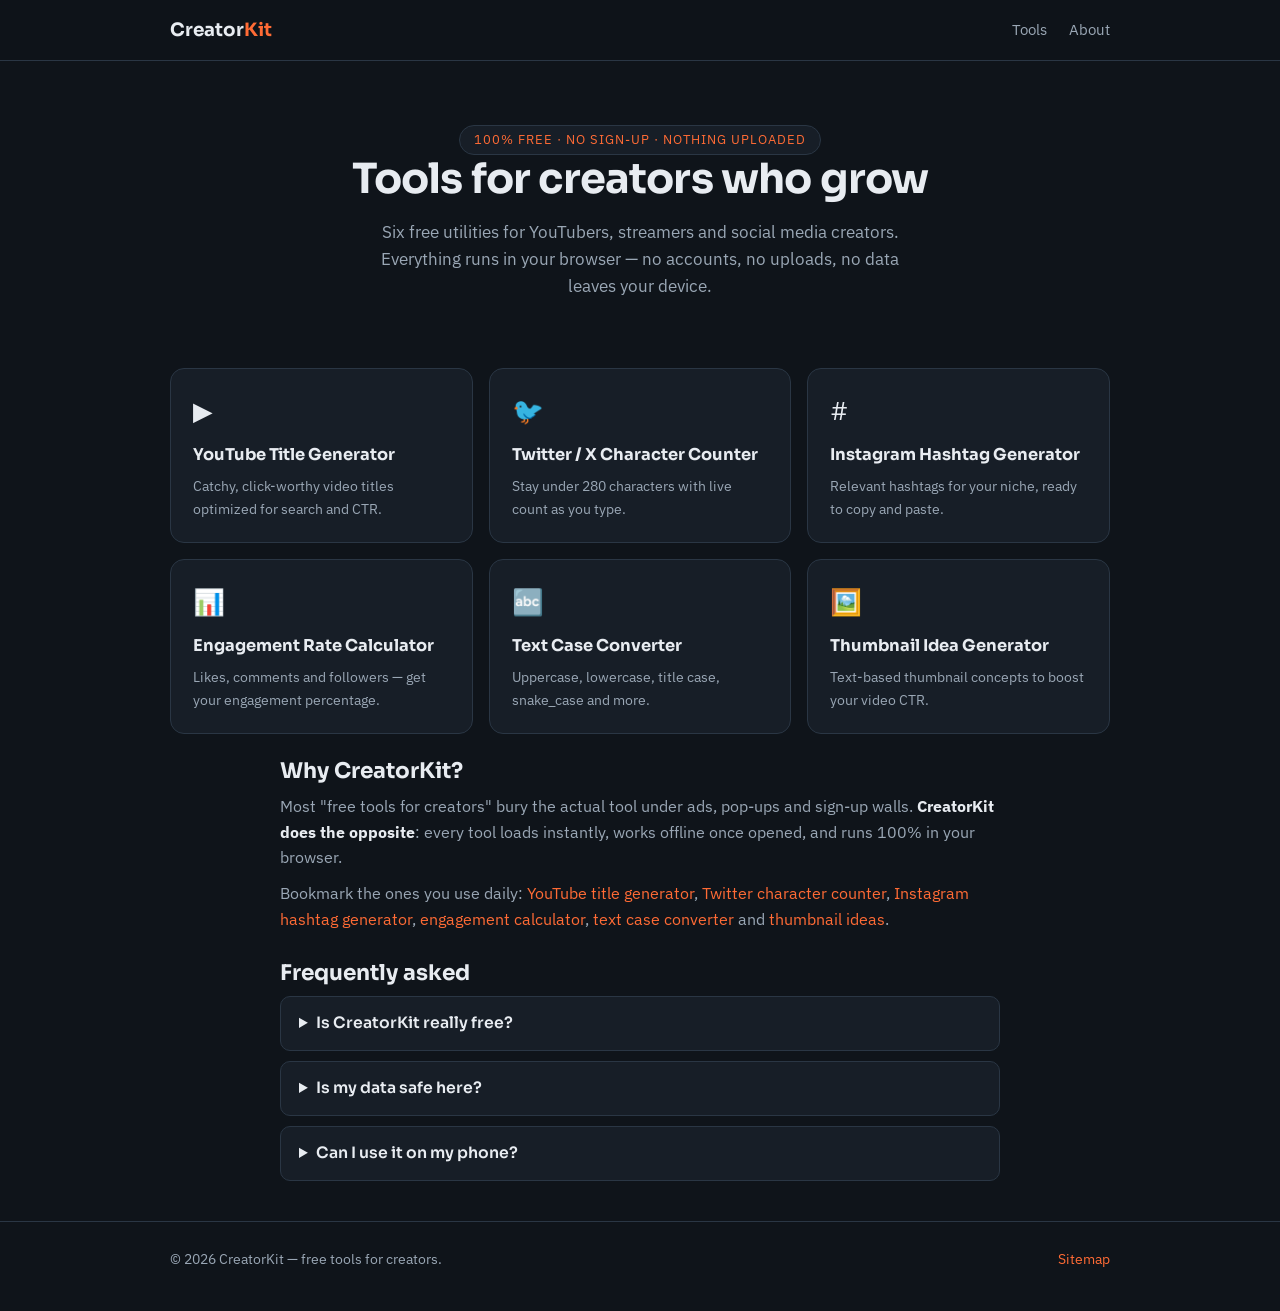
<file: index.html>
<!DOCTYPE html>
<html lang="en">
<head>
<meta charset="UTF-8">
<meta name="viewport" content="width=device-width, initial-scale=1.0">
<title>CreatorKit — Free Tools for Content Creators</title>
<meta name="description" content="Free tools for YouTubers, streamers and social media creators: title generator, character counter, hashtag generator, engagement calculator, text case converter and thumbnail ideas. No sign-up, works offline.">
<meta property="og:title" content="CreatorKit — Free Tools for Content Creators">
<meta property="og:description" content="Six free tools for YouTubers, streamers and social media creators.">
<link rel="icon" href="data:image/svg+xml,%3Csvg xmlns='http://www.w3.org/2000/svg' viewBox='0 0 100 100'%3E%3Crect width='100' height='100' rx='22' fill='%23ff6b35'/%3E%3Ctext x='50' y='68' font-size='52' text-anchor='middle' font-family='Arial' font-weight='bold' fill='%23ffffff'%3ECK%3C/text%3E%3C/svg%3E">
<link rel="preconnect" href="https://fonts.googleapis.com">
<link rel="preconnect" href="https://fonts.gstatic.com" crossorigin>
<link href="https://fonts.googleapis.com/css2?family=Sora:wght@600;700&family=IBM+Plex+Sans:wght@400;600&display=swap" rel="stylesheet">
<link rel="stylesheet" href="styles.css">
<link rel="canonical" href="https://zacariasfaray-dev.github.io/creatorkit/">
</head>
<body>
<header class="site">
  <div class="wrap">
    <a class="logo" href="index.html">Creator<span>Kit</span></a>
    <nav class="top">
      <a href="#tools">Tools</a>
      <a href="#about">About</a>
    </nav>
  </div>
</header>

<main>
<section class="hero">
  <span class="pill">100% free · no sign-up · nothing uploaded</span>
  <h1>Tools for creators who grow</h1>
  <p class="sub">Six free utilities for YouTubers, streamers and social media creators. Everything runs in your browser — no accounts, no uploads, no data leaves your device.</p>
</section>

<section id="tools" class="wrap">
  <div class="grid">
    <a class="card reveal" href="youtube-title-generator.html"><span class="ico">▶️</span><strong>YouTube Title Generator</strong><p>Catchy, click-worthy video titles optimized for search and CTR.</p></a>
    <a class="card reveal" href="twitter-counter.html"><span class="ico">🐦</span><strong>Twitter / X Character Counter</strong><p>Stay under 280 characters with live count as you type.</p></a>
    <a class="card reveal" href="instagram-hashtags.html"><span class="ico">#</span><strong>Instagram Hashtag Generator</strong><p>Relevant hashtags for your niche, ready to copy and paste.</p></a>
    <a class="card reveal" href="engagement-calculator.html"><span class="ico">📊</span><strong>Engagement Rate Calculator</strong><p>Likes, comments and followers — get your engagement percentage.</p></a>
    <a class="card reveal" href="text-case-converter.html"><span class="ico">🔤</span><strong>Text Case Converter</strong><p>Uppercase, lowercase, title case, snake_case and more.</p></a>
    <a class="card reveal" href="thumbnail-ideas.html"><span class="ico">🖼️</span><strong>Thumbnail Idea Generator</strong><p>Text-based thumbnail concepts to boost your video CTR.</p></a>
  </div>
</section>

<section id="about" class="wrap prose">
  <h2>Why CreatorKit?</h2>
  <p>Most "free tools for creators" bury the actual tool under ads, pop-ups and sign-up walls. <strong>CreatorKit does the opposite</strong>: every tool loads instantly, works offline once opened, and runs 100% in your browser.</p>
  <p>Bookmark the ones you use daily: <a href="youtube-title-generator.html">YouTube title generator</a>, <a href="twitter-counter.html">Twitter character counter</a>, <a href="instagram-hashtags.html">Instagram hashtag generator</a>, <a href="engagement-calculator.html">engagement calculator</a>, <a href="text-case-converter.html">text case converter</a> and <a href="thumbnail-ideas.html">thumbnail ideas</a>.</p>
</section>

<section class="wrap faq">
  <h2>Frequently asked</h2>
  <details><summary>Is CreatorKit really free?</summary><p>Yes. Every tool on the site is free to use, with no account and no limits.</p></details>
  <details><summary>Is my data safe here?</summary><p>Everything runs locally in your browser. Nothing you type is uploaded, stored or transmitted — you can disconnect your internet after the page loads and the tools keep working.</p></details>
  <details><summary>Can I use it on my phone?</summary><p>Yes — the site is built mobile-first and every tool works with touch keyboards.</p></details>
</section>
</main>

<footer class="site">
  <div class="wrap">
    <span>© <span id="ano"></span> CreatorKit — free tools for creators.</span>
    <span><a href="sitemap.xml">Sitemap</a></span>
  </div>
</footer>
<script src="script.js"></script>
</body>
</html>
</file>
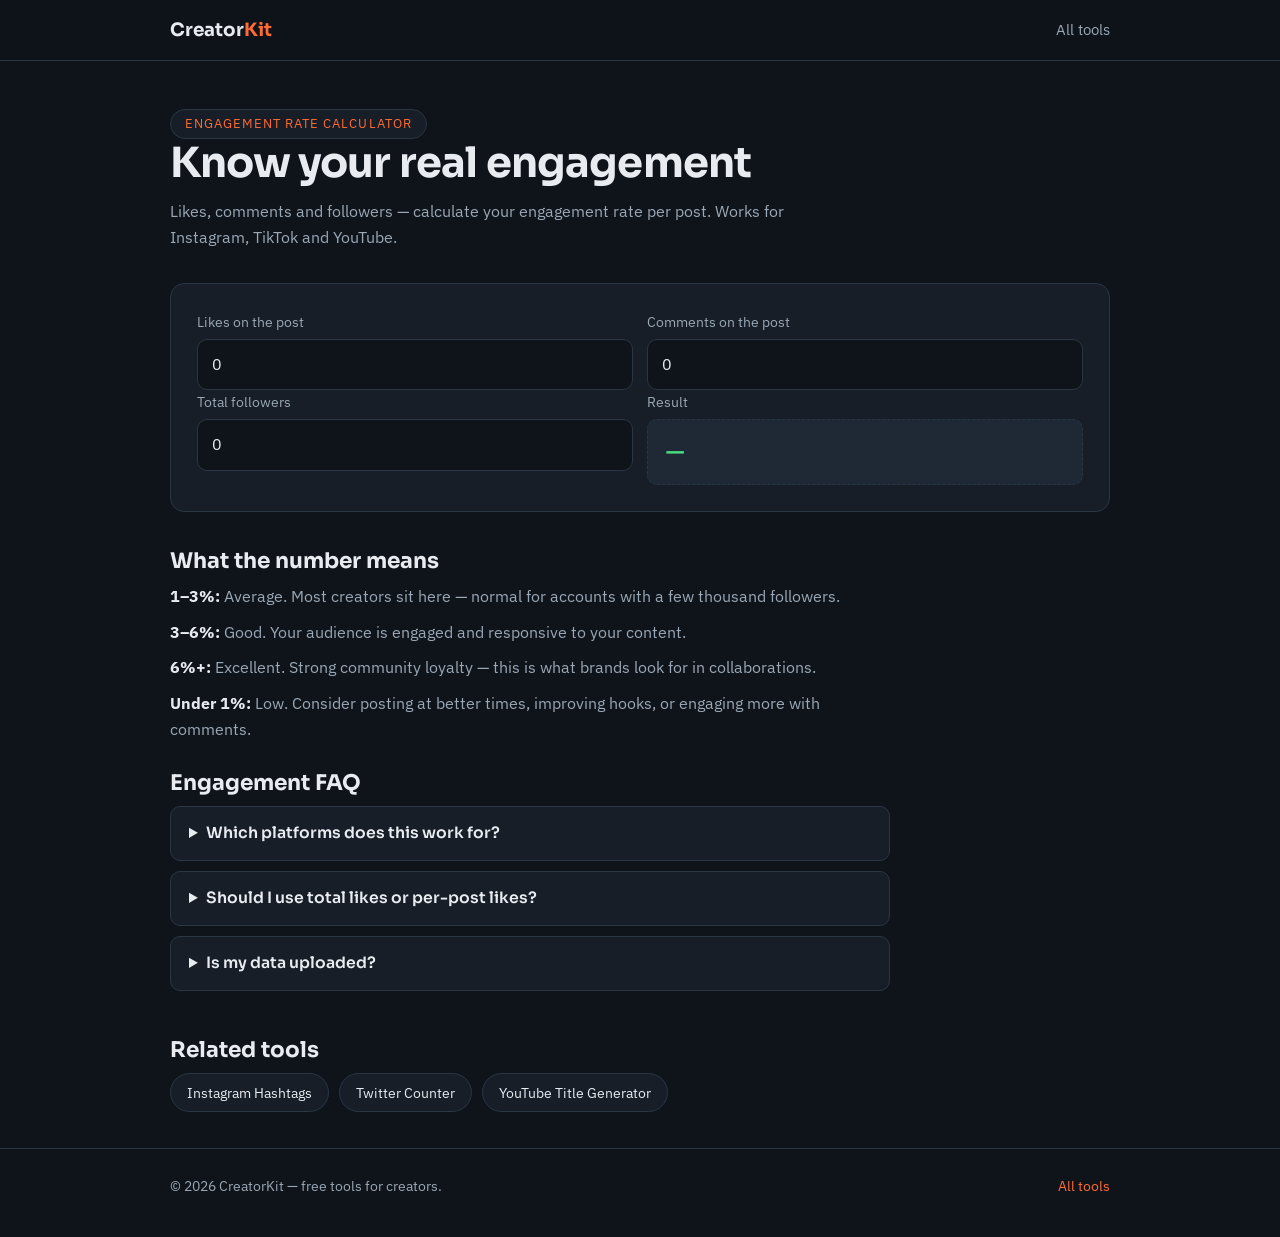
<file: engagement-calculator.html>
<!DOCTYPE html>
<html lang="en">
<head>
<meta charset="UTF-8">
<meta name="viewport" content="width=device-width, initial-scale=1.0">
<title>Engagement Rate Calculator — Likes, Comments, Followers | CreatorKit</title>
<meta name="description" content="Calculate your Instagram, TikTok or YouTube engagement rate from likes, comments and followers. Free, private, no sign-up.">
<link rel="icon" href="data:image/svg+xml,%3Csvg xmlns='http://www.w3.org/2000/svg' viewBox='0 0 100 100'%3E%3Crect width='100' height='100' rx='22' fill='%23ff6b35'/%3E%3Ctext x='50' y='68' font-size='46' text-anchor='middle' font-family='Arial' font-weight='bold' fill='%23ffffff'%3E%E2%8C%8A%3C/text%3E%3C/svg%3E">
<link rel="preconnect" href="https://fonts.googleapis.com">
<link rel="preconnect" href="https://fonts.gstatic.com" crossorigin>
<link href="https://fonts.googleapis.com/css2?family=Sora:wght@600;700&family=IBM+Plex+Sans:wght@400;600&display=swap" rel="stylesheet">
<link rel="stylesheet" href="styles.css">
<link rel="canonical" href="https://zacariasfaray-dev.github.io/creatorkit/engagement-calculator.html">
</head>
<body>
<header class="site"><div class="wrap"><a class="logo" href="index.html">Creator<span>Kit</span></a><nav class="top"><a href="index.html#tools">All tools</a></nav></div></header>

<main class="wrap">
<section class="tool-head">
  <span class="pill">Engagement Rate Calculator</span>
  <h1>Know your real engagement</h1>
  <p class="lead">Likes, comments and followers — calculate your engagement rate per post. Works for Instagram, TikTok and YouTube.</p>
</section>

<section class="panel">
  <div class="row2">
    <div><label for="likes">Likes on the post</label><input id="likes" type="number" value="0" min="0"></div>
    <div><label for="comments">Comments on the post</label><input id="comments" type="number" value="0" min="0"></div>
  </div>
  <div class="row2">
    <div><label for="followers">Total followers</label><input id="followers" type="number" value="0" min="1"></div>
    <div><label>Result</label><div class="result" id="out" style="margin-top:0" aria-live="polite">—</div></div>
  </div>
</section>

<section class="prose">
  <h2>What the number means</h2>
  <p><strong>1–3%:</strong> Average. Most creators sit here — normal for accounts with a few thousand followers.</p>
  <p><strong>3–6%:</strong> Good. Your audience is engaged and responsive to your content.</p>
  <p><strong>6%+:</strong> Excellent. Strong community loyalty — this is what brands look for in collaborations.</p>
  <p><strong>Under 1%:</strong> Low. Consider posting at better times, improving hooks, or engaging more with comments.</p>
</section>

<section class="faq">
  <h2>Engagement FAQ</h2>
  <details><summary>Which platforms does this work for?</summary><p>Instagram, TikTok and YouTube all use likes + comments ÷ followers for engagement rate. The formula is the same; only your audience behavior differs.</p></details>
  <details><summary>Should I use total likes or per-post likes?</summary><p>Use a single post's likes and comments divided by your follower count at that time. For an account average, average the last 10–15 posts first.</p></details>
  <details><summary>Is my data uploaded?</summary><p>No — the calculation runs locally in your browser.</p></details>
</section>

<section class="related">
  <h2>Related tools</h2>
  <ul>
    <li><a href="instagram-hashtags.html">Instagram Hashtags</a></li>
    <li><a href="twitter-counter.html">Twitter Counter</a></li>
    <li><a href="youtube-title-generator.html">YouTube Title Generator</a></li>
  </ul>
</section>
</main>

<footer class="site"><div class="wrap"><span>© <span id="ano"></span> CreatorKit — free tools for creators.</span><span><a href="index.html">All tools</a></span></div></footer>
<script src="script.js"></script>
<script>
(function () {
  var likes = document.getElementById("likes"), comments = document.getElementById("comments"),
      followers = document.getElementById("followers"), out = document.getElementById("out");
  function calc() {
    var l = parseFloat(likes.value) || 0, c = parseFloat(comments.value) || 0, f = parseFloat(followers.value) || 0;
    if (f === 0) { out.textContent = "—"; return; }
    var rate = ((l + c) / f) * 100;
    var label = rate < 1 ? "Low" : rate < 3 ? "Average" : rate < 6 ? "Good" : "Excellent";
    out.textContent = rate.toFixed(2) + "% — " + label;
  }
  [likes, comments, followers].forEach(function (el) { el.addEventListener("input", calc); });
  calc();
})();
</script>
</body>
</html>
</file>
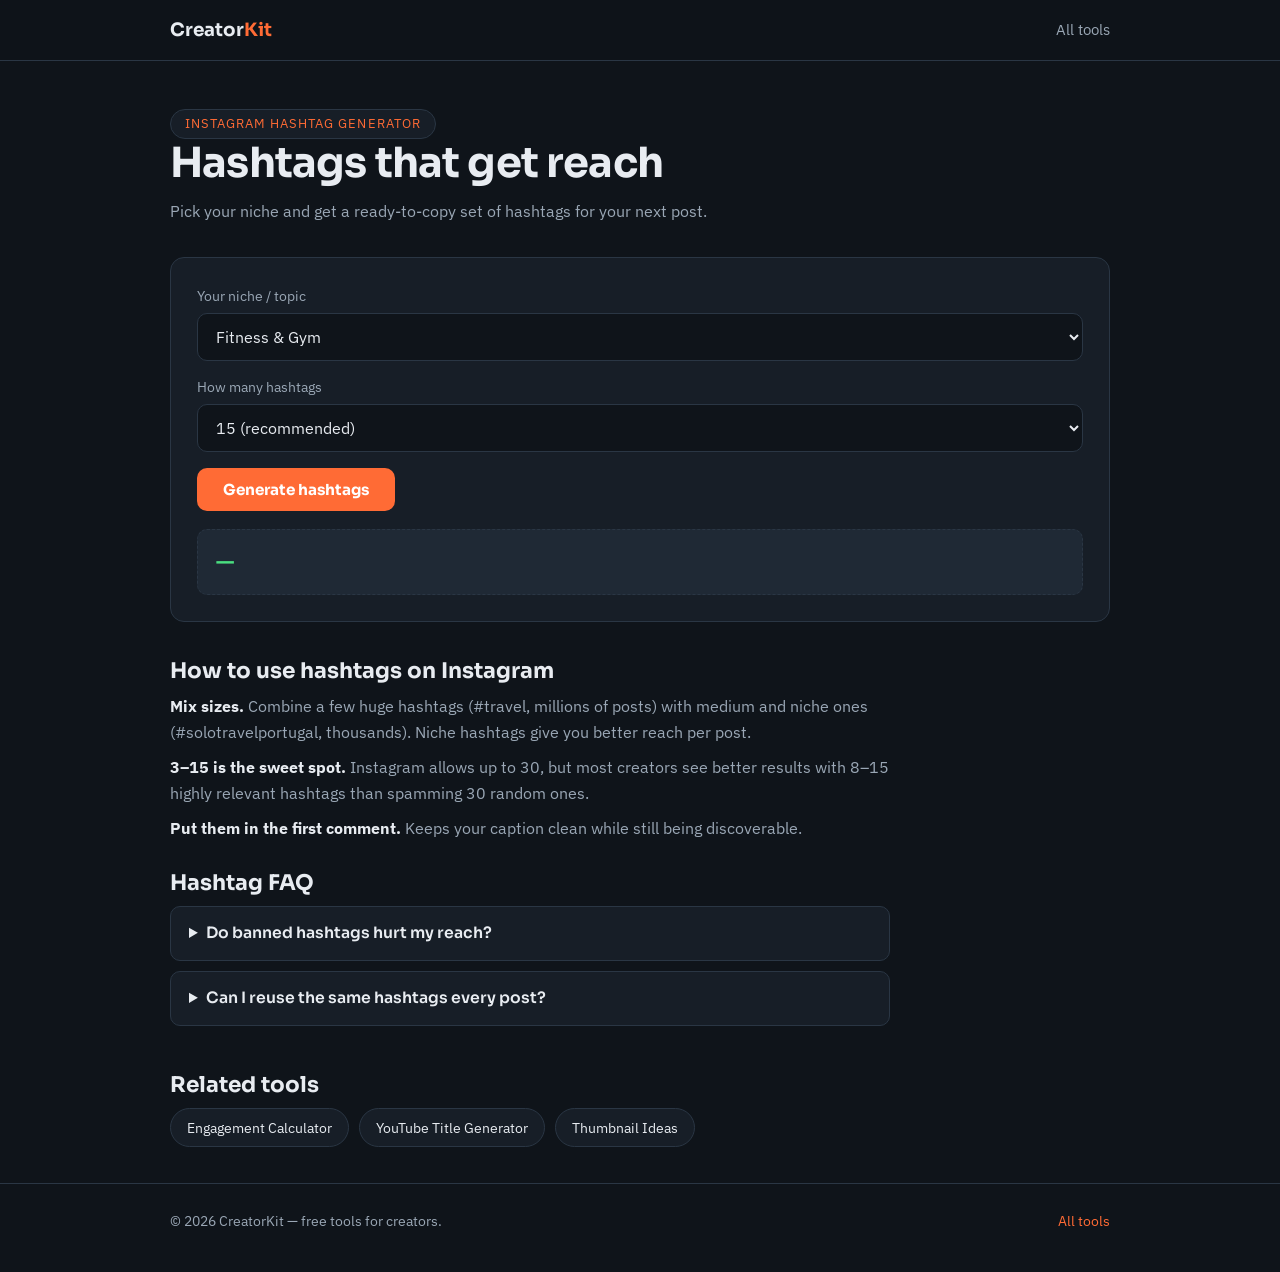
<file: instagram-hashtags.html>
<!DOCTYPE html>
<html lang="en">
<head>
<meta charset="UTF-8">
<meta name="viewport" content="width=device-width, initial-scale=1.0">
<title>Instagram Hashtag Generator | CreatorKit</title>
<meta name="description" content="Generate relevant Instagram hashtags for your niche. Free, private, no sign-up.">
<link rel="icon" href="data:image/svg+xml,%3Csvg xmlns='http://www.w3.org/2000/svg' viewBox='0 0 100 100'%3E%3Crect width='100' height='100' rx='22' fill='%23ff6b35'/%3E%3Ctext x='50' y='66' font-size='46' text-anchor='middle' font-family='Arial' font-weight='bold' fill='%23ffffff'%3E%23%3C/text%3E%3C/svg%3E">
<link rel="preconnect" href="https://fonts.googleapis.com">
<link rel="preconnect" href="https://fonts.gstatic.com" crossorigin>
<link href="https://fonts.googleapis.com/css2?family=Sora:wght@600;700&family=IBM+Plex+Sans:wght@400;600&display=swap" rel="stylesheet">
<link rel="stylesheet" href="styles.css">
<link rel="canonical" href="https://zacariasfaray-dev.github.io/creatorkit/instagram-hashtags.html">
</head>
<body>
<header class="site"><div class="wrap"><a class="logo" href="index.html">Creator<span>Kit</span></a><nav class="top"><a href="index.html#tools">All tools</a></nav></div></header>

<main class="wrap">
<section class="tool-head">
  <span class="pill">Instagram Hashtag Generator</span>
  <h1>Hashtags that get reach</h1>
  <p class="lead">Pick your niche and get a ready-to-copy set of hashtags for your next post.</p>
</section>

<section class="panel">
  <label for="niche">Your niche / topic</label>
  <select id="niche">
    <option value="fitness">Fitness &amp; Gym</option>
    <option value="food">Food &amp; Recipes</option>
    <option value="travel">Travel</option>
    <option value="photography">Photography</option>
    <option value="fashion">Fashion &amp; Style</option>
    <option value="business">Business &amp; Marketing</option>
    <option value="gaming">Gaming</option>
    <option value="motivation">Motivation</option>
    <option value="pets">Pets &amp; Animals</option>
    <option value="tech">Tech &amp; Gadgets</option>
    <option value="custom">Custom (type your own)</option>
  </select>
  <div id="custom-wrap" style="display:none;margin-top:10px">
    <label>Type your topic</label><input id="custom-topic" type="text" placeholder="e.g. minimalist living">
  </div>
  <label for="count">How many hashtags</label>
  <select id="count">
    <option value="15">15 (recommended)</option>
    <option value="30">30 (maximum)</option>
    <option value="10">10</option>
    <option value="5">5</option>
  </select>
  <button class="btn" id="gen">Generate hashtags</button>
  <div class="result" id="out" aria-live="polite">—</div>
</section>

<section class="prose">
  <h2>How to use hashtags on Instagram</h2>
  <p><strong>Mix sizes.</strong> Combine a few huge hashtags (#travel, millions of posts) with medium and niche ones (#solotravelportugal, thousands). Niche hashtags give you better reach per post.</p>
  <p><strong>3–15 is the sweet spot.</strong> Instagram allows up to 30, but most creators see better results with 8–15 highly relevant hashtags than spamming 30 random ones.</p>
  <p><strong>Put them in the first comment.</strong> Keeps your caption clean while still being discoverable.</p>
</section>

<section class="faq">
  <h2>Hashtag FAQ</h2>
  <details><summary>Do banned hashtags hurt my reach?</summary><p>Yes. If a hashtag is banned or restricted, Instagram may limit your post's reach. Avoid overly generic spammy tags like #likeforlike or #followme.</p></details>
  <details><summary>Can I reuse the same hashtags every post?</summary><p>Instagram may flag repetitive identical sets as spam. Rotate your hashtags and create different sets for different types of content.</p></details>
</section>

<section class="related">
  <h2>Related tools</h2>
  <ul>
    <li><a href="engagement-calculator.html">Engagement Calculator</a></li>
    <li><a href="youtube-title-generator.html">YouTube Title Generator</a></li>
    <li><a href="thumbnail-ideas.html">Thumbnail Ideas</a></li>
  </ul>
</section>
</main>

<footer class="site"><div class="wrap"><span>© <span id="ano"></span> CreatorKit — free tools for creators.</span><span><a href="index.html">All tools</a></span></div></footer>
<script src="script.js"></script>
<script>
(function () {
  var SETS = {
    fitness: ["#fitness", "#gym", "#workout", "#health", "#fitnessmotivation", "#gymmotivation", "#train", "#bodybuilding", "#fitnessjourney", "#healthylifestyle", "#workoutroutine", "#gymlife", "#strength", "#cardio", "#fitnessmodel"],
    food: ["#foodie", "#food", "#foodporn", "#instafood", "#foodstagram", "#yummy", "#delicious", "#foodlover", "#cooking", "#homemade", "#foodblogger", "#tasty", "#foodphotography", "#recipe", "#eat"],
    travel: ["#travel", "#travelgram", "#wanderlust", "#explore", "#travelgram", "#traveller", "#adventure", "#vacation", "#travelphotography", "#instatravel", "#worldtraveler", "#traveling", "#trip", "#nature", "#traveltheworld"],
    photography: ["#photography", "#photooftheday", "#photographer", "#photoshoot", "#photographylover", "#picoftheday", "#art", "#photo", "#photographylovers", "#creative", "#canon", "#nikon", "#streetphotography", "#portrait", "#landscape"],
    fashion: ["#fashion", "#outfit", "#ootd", "#style", "#fashionista", "#clothes", "#fashionblogger", "#look", "#trendy", "#styleinspo", "#fashiongram", "#outfitoftheday", "#fashionstyle", "#shopping", "#fashionlover"],
    business: ["#business", "#entrepreneur", "#marketing", "#success", "#businessowner", "#startup", "#motivation", "#leadership", "#smallbusiness", "#businessmindset", "#digitalmarketing", "#businesswoman", "#businessman", "#entrepreneurship", "#hustle"],
    gaming: ["#gaming", "#gamer", "#games", "#videogames", "#gamingcommunity", "#pcgaming", "#console", "#gamerlife", "#esports", "#playstation", "#xbox", "#nintendo", "#gamers", "#twitch", "#fortnite"],
    motivation: ["#motivation", "#motivational", "#inspiration", "#successmindset", "#morningmotivation", "#quoteoftheday", "#mindset", "#goals", "#inspire", "#selfimprovement", "#motivationalquotes", "#dailyinspiration", "#keepgoing", "#believe", "#achieve"],
    pets: ["#pets", "#dog", "#dogsofinstagram", "#cat", "#cats", "#pet", "#dogstagram", "#catsofinstagram", "#puppy", "#kitten", "#animals", "#petlover", "#doglover", "#catlover", "#petsagram"],
    tech: ["#tech", "#technology", "#gadgets", "#technews", "#innovation", "#geek", "#programming", "#developer", "#ai", "#smartphone", "#techreview", "#techlover", "#techlife", "#future", "#techworld"]
  };
  var niche = document.getElementById("niche"), customWrap = document.getElementById("custom-wrap"),
      customTopic = document.getElementById("custom-topic"), count = document.getElementById("count"),
      out = document.getElementById("out"), gen = document.getElementById("gen");
  niche.addEventListener("change", function () { customWrap.style.display = niche.value === "custom" ? "block" : "none"; });
  function rand(arr) { return arr[Math.floor(Math.random() * arr.length)]; }
  gen.addEventListener("click", function () {
    var n = +count.value;
    var topic = niche.value === "custom" ? customTopic.value.trim() : niche.value;
    var base = SETS[niche.value] || [];
    var tags = [];
    if (niche.value === "custom" && topic) {
      var word = topic.replace(/[^a-z0-9]/gi, "").toLowerCase();
      tags.push("#" + word);
      base = base.concat(["#" + topic.split(" ").join("")]);
    }
    while (tags.length < n) {
      var t = rand(base);
      if (!tags.includes(t)) tags.push(t);
    }
    out.textContent = tags.slice(0, n).join(" ");
  });
})();
</script>
</body>
</html>
</file>
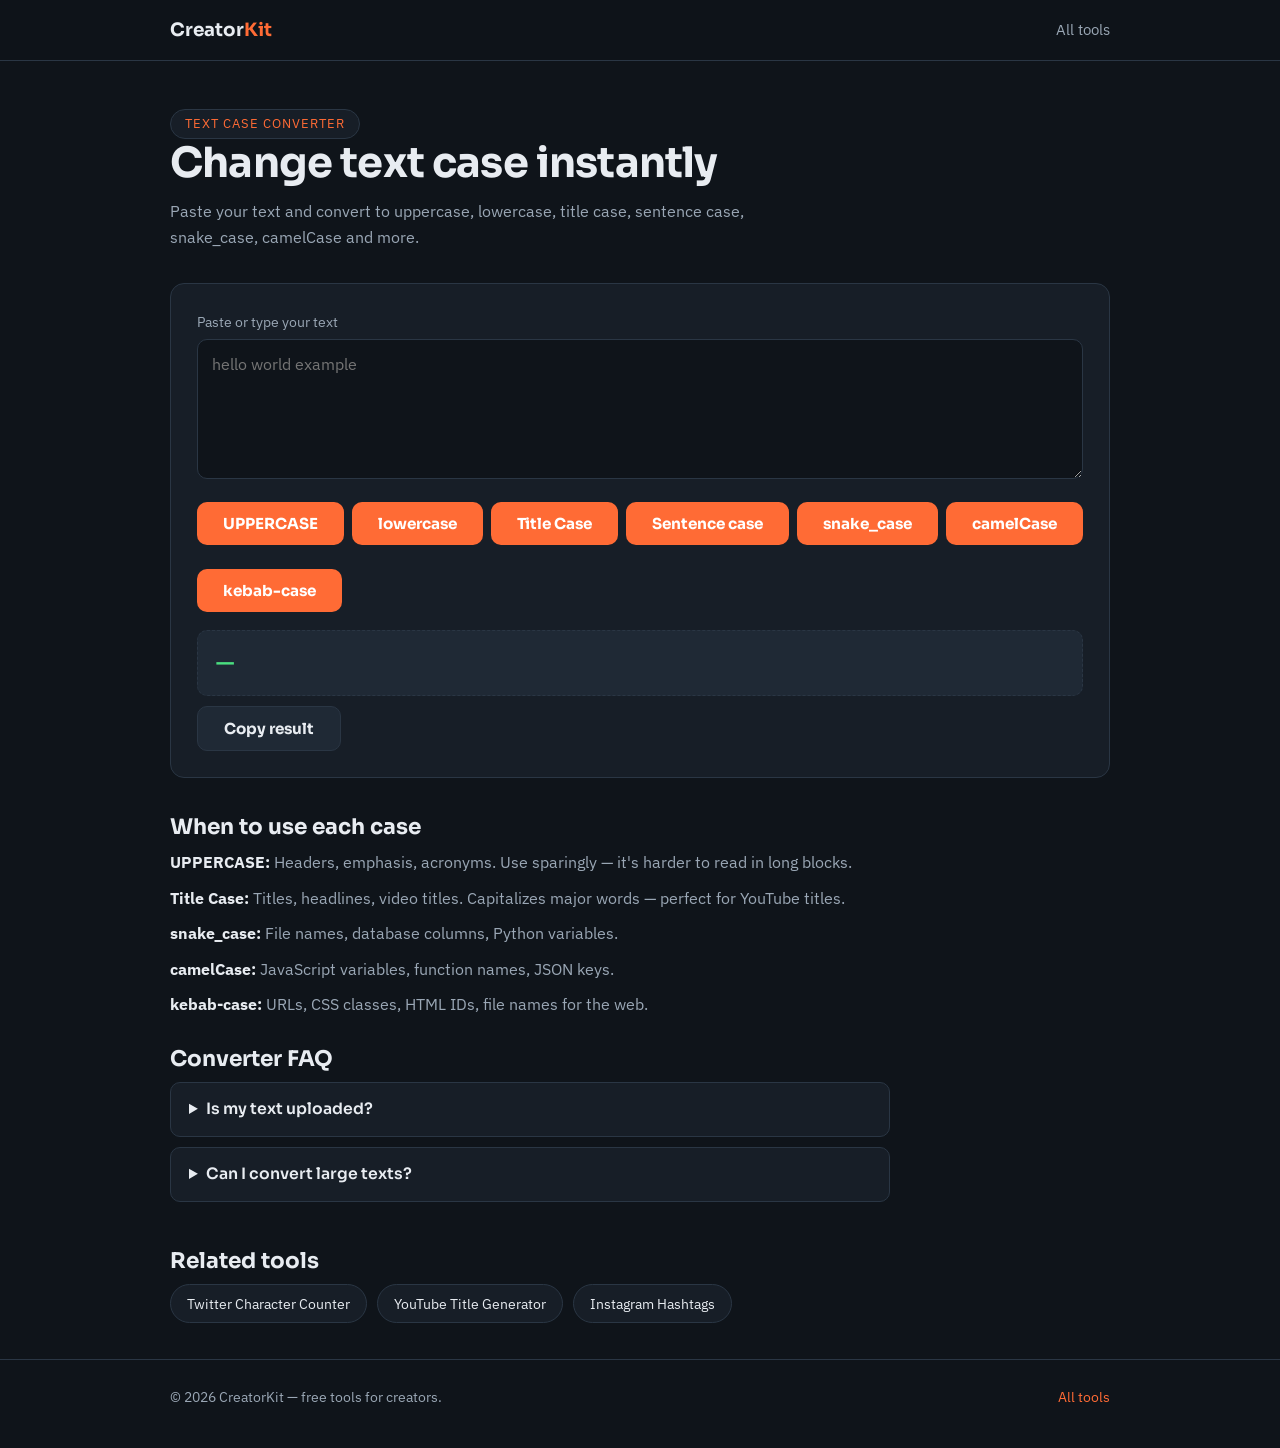
<file: text-case-converter.html>
<!DOCTYPE html>
<html lang="en">
<head>
<meta charset="UTF-8">
<meta name="viewport" content="width=device-width, initial-scale=1.0">
<title>Text Case Converter — Uppercase, Lowercase, Title Case | CreatorKit</title>
<meta name="description" content="Convert text to uppercase, lowercase, title case, snake_case, camelCase and more. Free, private, no sign-up.">
<link rel="icon" href="data:image/svg+xml,%3Csvg xmlns='http://www.w3.org/2000/svg' viewBox='0 0 100 100'%3E%3Crect width='100' height='100' rx='22' fill='%23ff6b35'/%3E%3Ctext x='50' y='66' font-size='46' text-anchor='middle' font-family='Arial' font-weight='bold' fill='%23ffffff'%3EA%3C/text%3E%3C/svg%3E">
<link rel="preconnect" href="https://fonts.googleapis.com">
<link rel="preconnect" href="https://fonts.gstatic.com" crossorigin>
<link href="https://fonts.googleapis.com/css2?family=Sora:wght@600;700&family=IBM+Plex+Sans:wght@400;600&display=swap" rel="stylesheet">
<link rel="stylesheet" href="styles.css">
<link rel="canonical" href="https://zacariasfaray-dev.github.io/creatorkit/text-case-converter.html">
</head>
<body>
<header class="site"><div class="wrap"><a class="logo" href="index.html">Creator<span>Kit</span></a><nav class="top"><a href="index.html#tools">All tools</a></nav></div></header>

<main class="wrap">
<section class="tool-head">
  <span class="pill">Text Case Converter</span>
  <h1>Change text case instantly</h1>
  <p class="lead">Paste your text and convert to uppercase, lowercase, title case, sentence case, snake_case, camelCase and more.</p>
</section>

<section class="panel">
  <label for="txt">Paste or type your text</label>
  <textarea id="txt" placeholder="hello world example"></textarea>
  <div style="display:flex; gap:8px; flex-wrap:wrap; margin-bottom:12px">
    <button class="btn" id="btn-upper">UPPERCASE</button>
    <button class="btn" id="btn-lower">lowercase</button>
    <button class="btn" id="btn-title">Title Case</button>
    <button class="btn" id="btn-sentence">Sentence case</button>
    <button class="btn" id="btn-snake">snake_case</button>
    <button class="btn" id="btn-camel">camelCase</button>
    <button class="btn" id="btn-kebab">kebab-case</button>
  </div>
  <div class="result" id="out" aria-live="polite" style="min-height: 60px">—</div>
  <button class="btn" id="copy" style="background:var(--surface-2);color:var(--text);border:1px solid var(--line);margin-top:10px">Copy result</button>
</section>

<section class="prose">
  <h2>When to use each case</h2>
  <p><strong>UPPERCASE:</strong> Headers, emphasis, acronyms. Use sparingly — it's harder to read in long blocks.</p>
  <p><strong>Title Case:</strong> Titles, headlines, video titles. Capitalizes major words — perfect for YouTube titles.</p>
  <p><strong>snake_case:</strong> File names, database columns, Python variables.</p>
  <p><strong>camelCase:</strong> JavaScript variables, function names, JSON keys.</p>
  <p><strong>kebab-case:</strong> URLs, CSS classes, HTML IDs, file names for the web.</p>
</section>

<section class="faq">
  <h2>Converter FAQ</h2>
  <details><summary>Is my text uploaded?</summary><p>No. Conversion happens entirely in your browser; nothing leaves your device.</p></details>
  <details><summary>Can I convert large texts?</summary><p>Yes — there's no practical limit other than your browser's textarea capacity.</p></details>
</section>

<section class="related">
  <h2>Related tools</h2>
  <ul>
    <li><a href="twitter-counter.html">Twitter Character Counter</a></li>
    <li><a href="youtube-title-generator.html">YouTube Title Generator</a></li>
    <li><a href="instagram-hashtags.html">Instagram Hashtags</a></li>
  </ul>
</section>
</main>

<footer class="site"><div class="wrap"><span>© <span id="ano"></span> CreatorKit — free tools for creators.</span><span><a href="index.html">All tools</a></span></div></footer>
<script src="script.js"></script>
<script>
(function () {
  var txt = document.getElementById("txt"), out = document.getElementById("out");
  var fns = {
    upper: function (s) { return s.toUpperCase(); },
    lower: function (s) { return s.toLowerCase(); },
    title: function (s) { return s.replace(/\w\S*/g, function (t) { return t.charAt(0).toUpperCase() + t.substr(1).toLowerCase(); }); },
    sentence: function (s) { return s.charAt(0).toUpperCase() + s.slice(1).toLowerCase(); },
    snake: function (s) { return s.toLowerCase().replace(/[^a-z0-9]+/g, "_").replace(/^_+|_+$/g, ""); },
    camel: function (s) { return s.toLowerCase().replace(/[^a-z0-9]+(.)/g, function (_, c) { return c.toUpperCase(); }).replace(/^[^a-z]*([a-z])/, function (_, c) { return c.toLowerCase(); }); },
    kebab: function (s) { return s.toLowerCase().replace(/[^a-z0-9]+/g, "-").replace(/^-+|-+$/g, ""); }
  };
  function apply(key) {
    var s = txt.value;
    if (!s) { out.textContent = "—"; return; }
    out.textContent = fns[key](s);
  }
  document.getElementById("btn-upper").addEventListener("click", function () { apply("upper"); });
  document.getElementById("btn-lower").addEventListener("click", function () { apply("lower"); });
  document.getElementById("btn-title").addEventListener("click", function () { apply("title"); });
  document.getElementById("btn-sentence").addEventListener("click", function () { apply("sentence"); });
  document.getElementById("btn-snake").addEventListener("click", function () { apply("snake"); });
  document.getElementById("btn-camel").addEventListener("click", function () { apply("camel"); });
  document.getElementById("btn-kebab").addEventListener("click", function () { apply("kebab"); });
  document.getElementById("copy").addEventListener("click", function () {
    if (out.textContent && out.textContent !== "—") {
      navigator.clipboard.writeText(out.textContent).then(function () {
        var self = this; var btn = document.getElementById("copy"); btn.textContent = "Copied!"; setTimeout(function () { btn.textContent = "Copy result"; }, 1500);
      });
    }
  });
})();
</script>
</body>
</html>
</file>
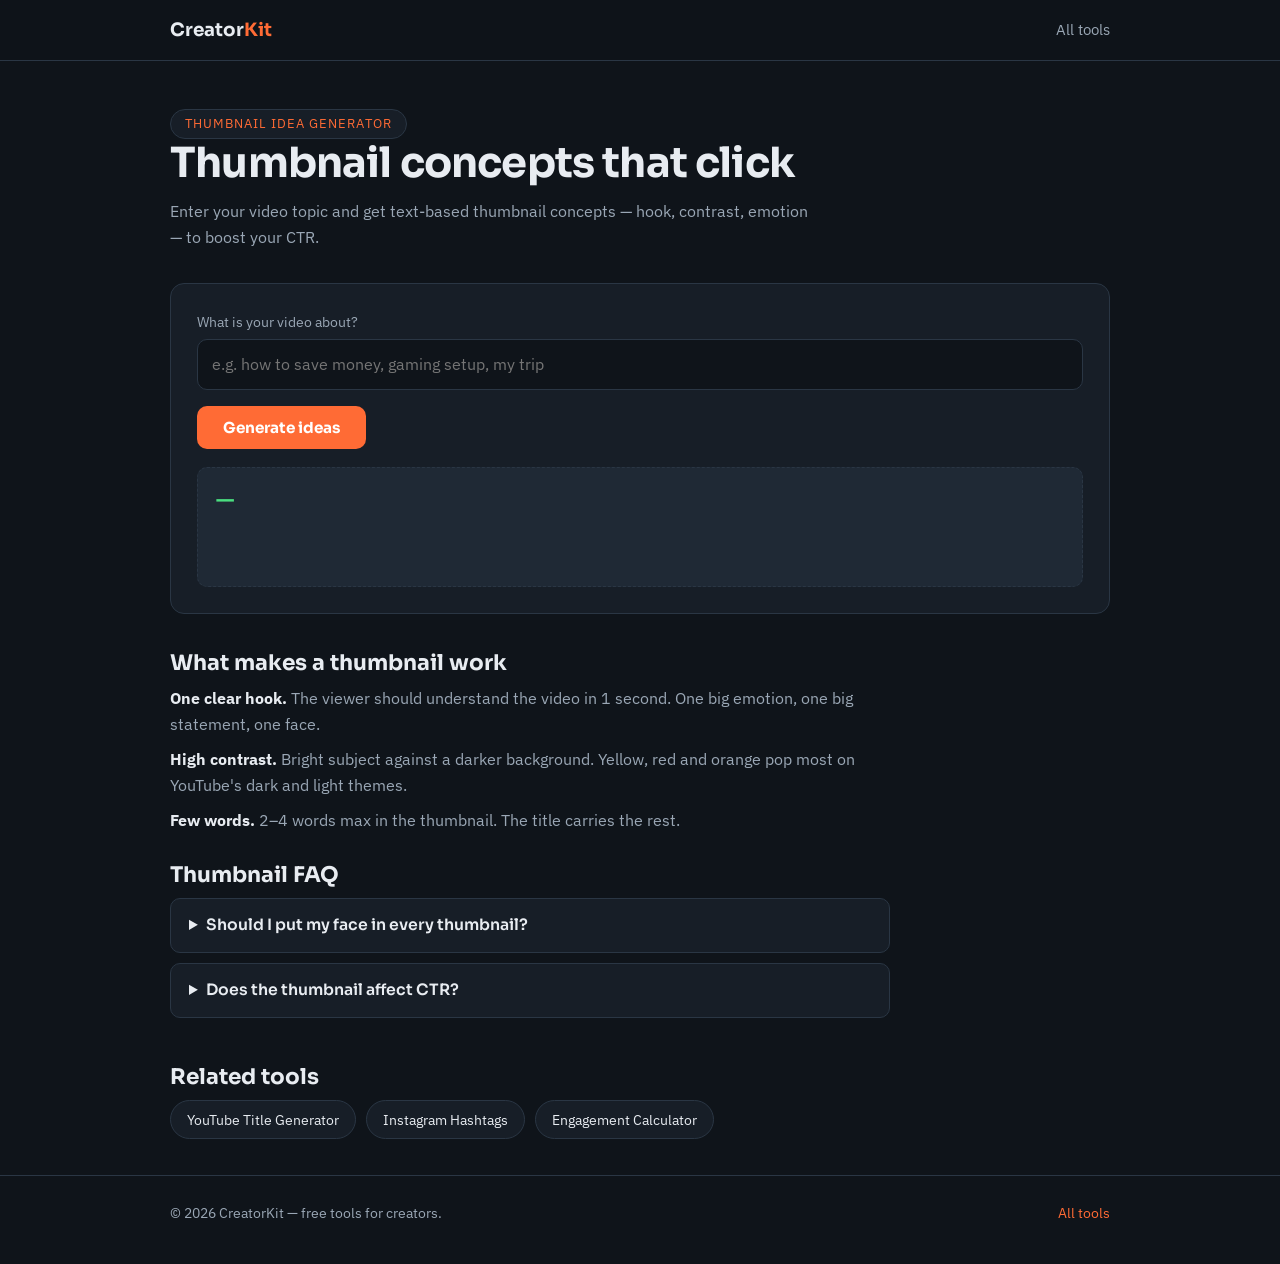
<file: thumbnail-ideas.html>
<!DOCTYPE html>
<html lang="en">
<head>
<meta charset="UTF-8">
<meta name="viewport" content="width=device-width, initial-scale=1.0">
<title>Thumbnail Idea Generator — Boost Your CTR | CreatorKit</title>
<meta name="description" content="Generate text-based thumbnail concepts for YouTube videos to boost click-through rate. Free, private, no sign-up.">
<link rel="icon" href="data:image/svg+xml,%3Csvg xmlns='http://www.w3.org/2000/svg' viewBox='0 0 100 100'%3E%3Crect width='100' height='100' rx='22' fill='%23ff6b35'/%3E%3Ctext x='50' y='68' font-size='48' text-anchor='middle' font-family='Arial' font-weight='bold' fill='%23ffffff'%3E%E2%98%85%3C/text%3E%3C/svg%3E">
<link rel="preconnect" href="https://fonts.googleapis.com">
<link rel="preconnect" href="https://fonts.gstatic.com" crossorigin>
<link href="https://fonts.googleapis.com/css2?family=Sora:wght@600;700&family=IBM+Plex+Sans:wght@400;600&display=swap" rel="stylesheet">
<link rel="stylesheet" href="styles.css">
<link rel="canonical" href="https://zacariasfaray-dev.github.io/creatorkit/thumbnail-ideas.html">
</head>
<body>
<header class="site"><div class="wrap"><a class="logo" href="index.html">Creator<span>Kit</span></a><nav class="top"><a href="index.html#tools">All tools</a></nav></div></header>

<main class="wrap">
<section class="tool-head">
  <span class="pill">Thumbnail Idea Generator</span>
  <h1>Thumbnail concepts that click</h1>
  <p class="lead">Enter your video topic and get text-based thumbnail concepts — hook, contrast, emotion — to boost your CTR.</p>
</section>

<section class="panel">
  <label for="topic">What is your video about?</label>
  <input id="topic" type="text" placeholder="e.g. how to save money, gaming setup, my trip">
  <button class="btn" id="gen">Generate ideas</button>
  <div class="result" id="out" aria-live="polite" style="min-height: 120px; text-align:left">—</div>
</section>

<section class="prose">
  <h2>What makes a thumbnail work</h2>
  <p><strong>One clear hook.</strong> The viewer should understand the video in 1 second. One big emotion, one big statement, one face.</p>
  <p><strong>High contrast.</strong> Bright subject against a darker background. Yellow, red and orange pop most on YouTube's dark and light themes.</p>
  <p><strong>Few words.</strong> 2–4 words max in the thumbnail. The title carries the rest.</p>
</section>

<section class="faq">
  <h2>Thumbnail FAQ</h2>
  <details><summary>Should I put my face in every thumbnail?</summary><p>Not every video, but consistent branding helps. If you show your face, use an exaggerated expression — surprise, shock, excitement — that matches the title.</p></details>
  <details><summary>Does the thumbnail affect CTR?</summary><p>Yes — it's half of the click decision (the other half is the title). A boring thumbnail kills even a great title.</p></details>
</section>

<section class="related">
  <h2>Related tools</h2>
  <ul>
    <li><a href="youtube-title-generator.html">YouTube Title Generator</a></li>
    <li><a href="instagram-hashtags.html">Instagram Hashtags</a></li>
    <li><a href="engagement-calculator.html">Engagement Calculator</a></li>
  </ul>
</section>
</main>

<footer class="site"><div class="wrap"><span>© <span id="ano"></span> CreatorKit — free tools for creators.</span><span><a href="index.html">All tools</a></span></div></footer>
<script src="script.js"></script>
<script>
(function () {
  var topic = document.getElementById("topic"), out = document.getElementById("out"), gen = document.getElementById("gen");
  var HOOKS = ["Shocking result after {}", "I tried {} for 30 days", "{} in 60 seconds", "{} — honest review", "Stop doing {} (do this instead)", "{} vs {}: real test", "The {} mistake everyone makes", "I spent $1000 on {} — worth it?", "{} secrets nobody tells you", "From {} to {} in 7 days"];
  var FACES = ["shocked face", "pointing at text", "thinking face", "excited smile", "disappointed shake head"];
  var COLORS = ["yellow arrow", "red circle", "green checkmark", "big white text", "black box highlight"];
  function pick(arr) { return arr[Math.floor(Math.random() * arr.length)]; }
  function fill(tpl, t) { return tpl.replace(/{}/g, t).replace(/{}/g, "another " + t); }
  gen.addEventListener("click", function () {
    var t = topic.value.trim();
    if (!t) { out.textContent = "Enter a topic first."; return; }
    var ideas = [];
    for (var i = 0; i < 5; i++) {
      var hook = fill(pick(HOOKS), t);
      var face = pick(FACES);
      var color = pick(COLORS);
      ideas.push((i + 1) + ". " + hook + " · Face: " + face + " · Visual: " + color);
    }
    out.textContent = ideas.join("\n\n");
  });
})();
</script>
</body>
</html>
</file>
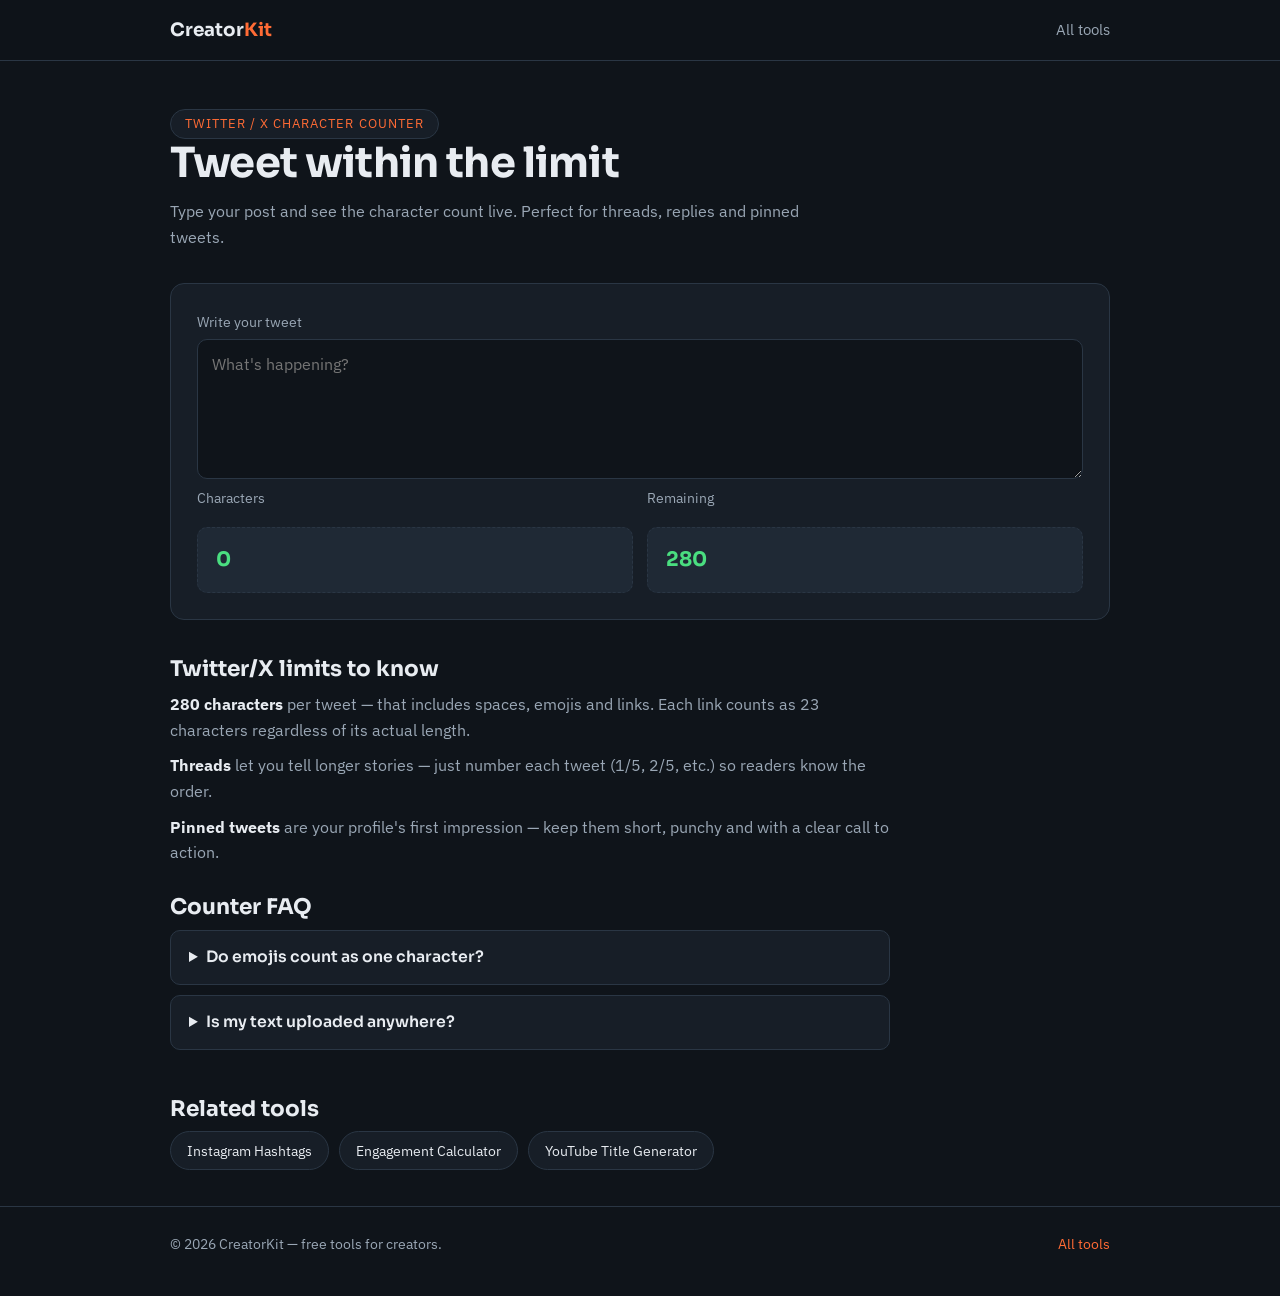
<file: twitter-counter.html>
<!DOCTYPE html>
<html lang="en">
<head>
<meta charset="UTF-8">
<meta name="viewport" content="width=device-width, initial-scale=1.0">
<title>Twitter / X Character Counter — Stay Under 280 | CreatorKit</title>
<meta name="description" content="Count characters for Twitter/X posts as you type. Free, private, no sign-up.">
<link rel="icon" href="data:image/svg+xml,%3Csvg xmlns='http://www.w3.org/2000/svg' viewBox='0 0 100 100'%3E%3Crect width='100' height='100' rx='22' fill='%231da1f2'/%3E%3Ctext x='50' y='68' font-size='48' text-anchor='middle' font-family='Arial' font-weight='bold' fill='%23ffffff'%3E%E2%80%A2%3C/text%3E%3C/svg%3E">
<link rel="preconnect" href="https://fonts.googleapis.com">
<link rel="preconnect" href="https://fonts.gstatic.com" crossorigin>
<link href="https://fonts.googleapis.com/css2?family=Sora:wght@600;700&family=IBM+Plex+Sans:wght@400;600&display=swap" rel="stylesheet">
<link rel="stylesheet" href="styles.css">
<link rel="canonical" href="https://zacariasfaray-dev.github.io/creatorkit/twitter-counter.html">
</head>
<body>
<header class="site"><div class="wrap"><a class="logo" href="index.html">Creator<span>Kit</span></a><nav class="top"><a href="index.html#tools">All tools</a></nav></div></header>

<main class="wrap">
<section class="tool-head">
  <span class="pill">Twitter / X Character Counter</span>
  <h1>Tweet within the limit</h1>
  <p class="lead">Type your post and see the character count live. Perfect for threads, replies and pinned tweets.</p>
</section>

<section class="panel">
  <label for="txt">Write your tweet</label>
  <textarea id="txt" placeholder="What's happening?"></textarea>
  <div class="row2">
    <div><label>Characters</label><div class="result" id="chars" aria-live="polite">0</div></div>
    <div><label>Remaining</label><div class="result" id="remain" aria-live="polite">280</div></div>
  </div>
</section>

<section class="prose">
  <h2>Twitter/X limits to know</h2>
  <p><strong>280 characters</strong> per tweet — that includes spaces, emojis and links. Each link counts as 23 characters regardless of its actual length.</p>
  <p><strong>Threads</strong> let you tell longer stories — just number each tweet (1/5, 2/5, etc.) so readers know the order.</p>
  <p><strong>Pinned tweets</strong> are your profile's first impression — keep them short, punchy and with a clear call to action.</p>
</section>

<section class="faq">
  <h2>Counter FAQ</h2>
  <details><summary>Do emojis count as one character?</summary><p>Most emojis count as 2 characters in Twitter's system, so a single emoji may reduce your limit by 2 instead of 1.</p></details>
  <details><summary>Is my text uploaded anywhere?</summary><p>No. Counting happens locally in your browser as you type; nothing leaves your device.</p></details>
</section>

<section class="related">
  <h2>Related tools</h2>
  <ul>
    <li><a href="instagram-hashtags.html">Instagram Hashtags</a></li>
    <li><a href="engagement-calculator.html">Engagement Calculator</a></li>
    <li><a href="youtube-title-generator.html">YouTube Title Generator</a></li>
  </ul>
</section>
</main>

<footer class="site"><div class="wrap"><span>© <span id="ano"></span> CreatorKit — free tools for creators.</span><span><a href="index.html">All tools</a></span></div></footer>
<script src="script.js"></script>
<script>
(function () {
  var txt = document.getElementById("txt"), chars = document.getElementById("chars"), remain = document.getElementById("remain");
  var MAX = 280;
  txt.addEventListener("input", function () {
    var c = txt.value.length;
    var r = MAX - c;
    chars.textContent = c;
    remain.textContent = r;
    if (r < 0) { chars.style.color = "#ff6b6c"; remain.style.color = "#ff6b6c"; }
    else if (r < 20) { chars.style.color = "#ffb300"; remain.style.color = "#ffb300"; }
    else { chars.style.color = ""; remain.style.color = ""; }
  });
})();
</script>
</body>
</html>
</file>
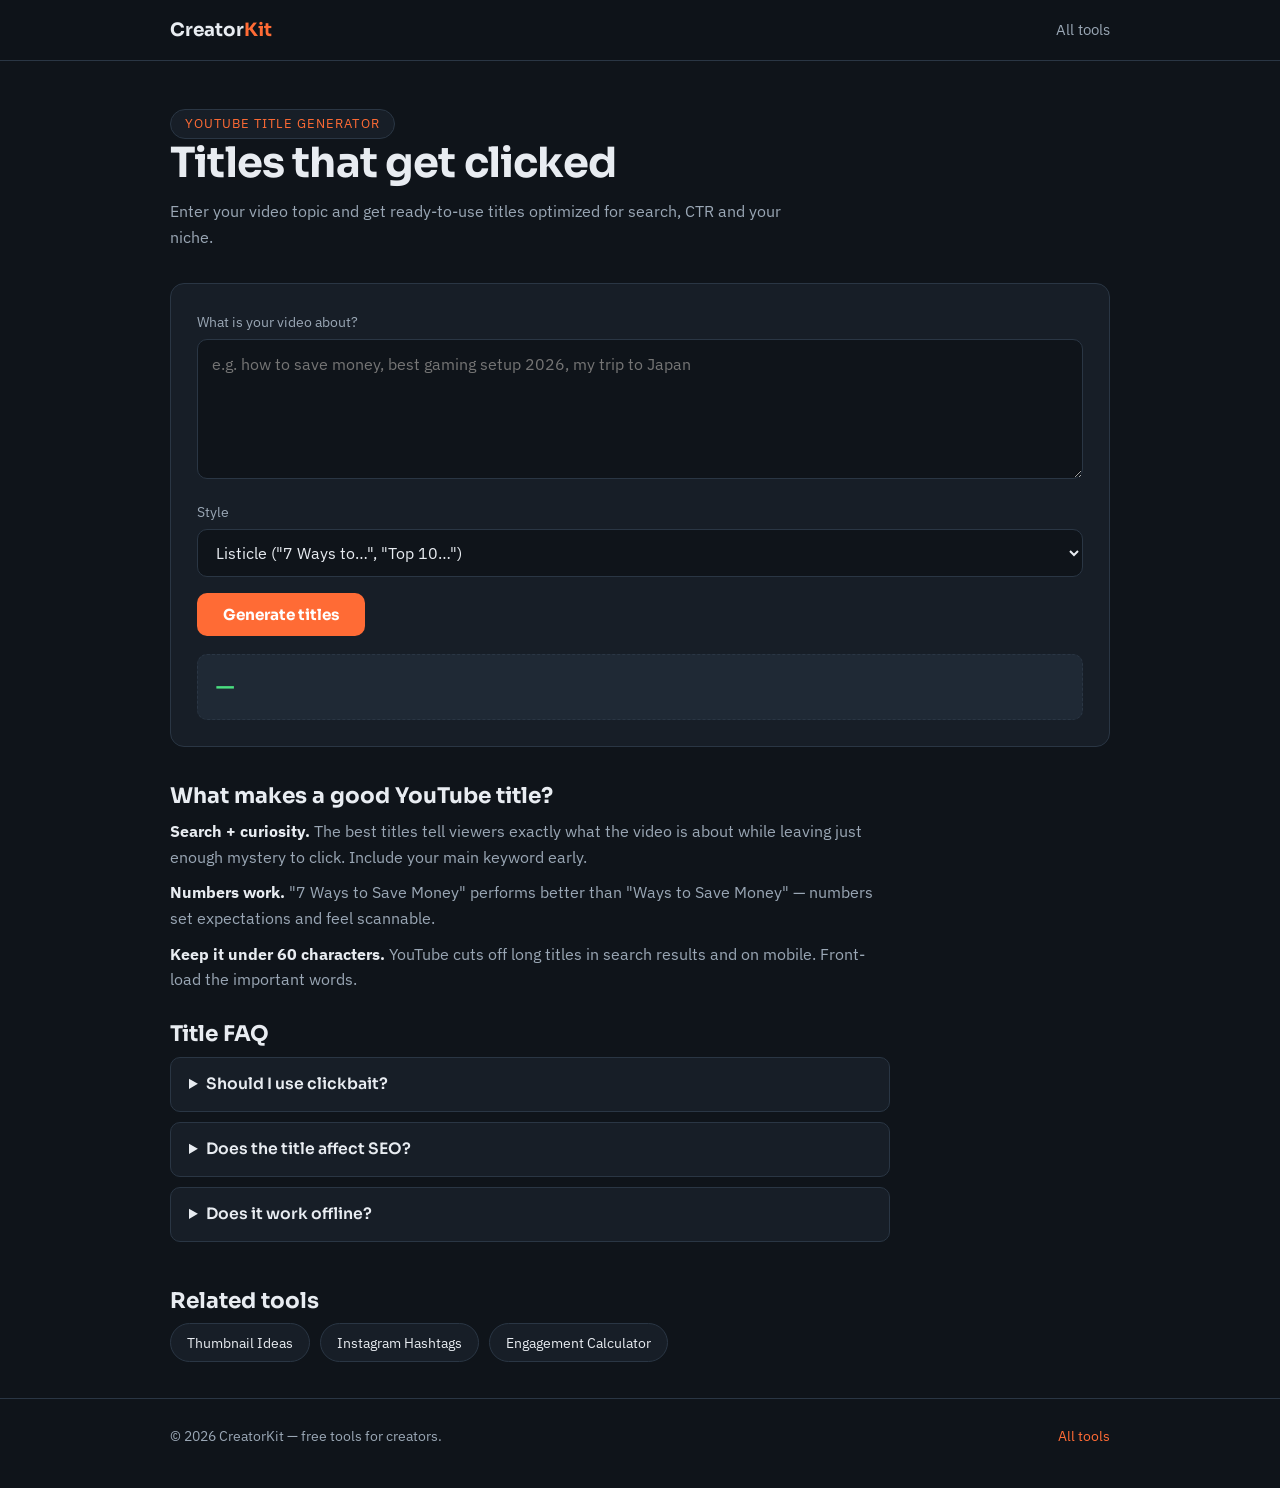
<file: youtube-title-generator.html>
<!DOCTYPE html>
<html lang="en">
<head>
<meta charset="UTF-8">
<meta name="viewport" content="width=device-width, initial-scale=1.0">
<title>YouTube Title Generator — Catchy Video Titles | CreatorKit</title>
<meta name="description" content="Generate catchy, click-worthy YouTube video titles optimized for search and CTR. Free, private, no sign-up.">
<link rel="icon" href="data:image/svg+xml,%3Csvg xmlns='http://www.w3.org/2000/svg' viewBox='0 0 100 100'%3E%3Crect width='100' height='100' rx='22' fill='%23ff0000'/%3E%3Ctext x='50' y='68' font-size='50' text-anchor='middle' font-family='Arial' font-weight='bold' fill='%23ffffff'%3E%E2%96%B6%3C/text%3E%3C/svg%3E">
<link rel="preconnect" href="https://fonts.googleapis.com">
<link rel="preconnect" href="https://fonts.gstatic.com" crossorigin>
<link href="https://fonts.googleapis.com/css2?family=Sora:wght@600;700&family=IBM+Plex+Sans:wght@400;600&display=swap" rel="stylesheet">
<link rel="stylesheet" href="styles.css">
<link rel="canonical" href="https://zacariasfaray-dev.github.io/creatorkit/youtube-title-generator.html">
</head>
<body>
<header class="site"><div class="wrap"><a class="logo" href="index.html">Creator<span>Kit</span></a><nav class="top"><a href="index.html#tools">All tools</a></nav></div></header>

<main class="wrap">
<section class="tool-head">
  <span class="pill">YouTube Title Generator</span>
  <h1>Titles that get clicked</h1>
  <p class="lead">Enter your video topic and get ready-to-use titles optimized for search, CTR and your niche.</p>
</section>

<section class="panel">
  <label for="topic">What is your video about?</label>
  <textarea id="topic" placeholder="e.g. how to save money, best gaming setup 2026, my trip to Japan"></textarea>
  <label for="style">Style</label>
  <select id="style">
    <option value="listicle">Listicle ("7 Ways to…", "Top 10…")</option>
    <option value="howto">How-to / Tutorial</option>
    <option value="curiosity">Curiosity gap ("I tried X for 30 days")</option>
    <option value="controversial">Controversial / bold claim</option>
    <option value="review">Review / comparison</option>
  </select>
  <button class="btn" id="gen">Generate titles</button>
  <div class="result" id="out" aria-live="polite">—</div>
</section>

<section class="prose">
  <h2>What makes a good YouTube title?</h2>
  <p><strong>Search + curiosity.</strong> The best titles tell viewers exactly what the video is about while leaving just enough mystery to click. Include your main keyword early.</p>
  <p><strong>Numbers work.</strong> "7 Ways to Save Money" performs better than "Ways to Save Money" — numbers set expectations and feel scannable.</p>
  <p><strong>Keep it under 60 characters.</strong> YouTube cuts off long titles in search results and on mobile. Front-load the important words.</p>
</section>

<section class="faq">
  <h2>Title FAQ</h2>
  <details><summary>Should I use clickbait?</summary><p>Use curiosity, not deception. Overpromising and underdelivering hurts your watch time and tells YouTube your video isn't satisfying — which hurts future recommendations.</p></details>
  <details><summary>Does the title affect SEO?</summary><p>Yes. YouTube uses the title (along with tags and description) to understand your video and show it in search and suggested videos.</p></details>
  <details><summary>Does it work offline?</summary><p>Yes — title generation happens entirely in your browser.</p></details>
</section>

<section class="related">
  <h2>Related tools</h2>
  <ul>
    <li><a href="thumbnail-ideas.html">Thumbnail Ideas</a></li>
    <li><a href="instagram-hashtags.html">Instagram Hashtags</a></li>
    <li><a href="engagement-calculator.html">Engagement Calculator</a></li>
  </ul>
</section>
</main>

<footer class="site"><div class="wrap"><span>© <span id="ano"></span> CreatorKit — free tools for creators.</span><span><a href="index.html">All tools</a></span></div></footer>
<script src="script.js"></script>
<script>
(function () {
  const LISTICLE = ["{} Tips for Beginners", "{} You Need to Know in 2026", "{} Ways to {}", "{} Secrets Nobody Tells You", "Top {} {} Ideas for Beginners", "{} Hacks That Actually Work", "The Complete Guide to {} in 2026", "{} Mistakes to Avoid When {}", "{} Ideas You Can Start Today", "{} vs {}: Which One Should You Choose?"];
  const HOWTO = ["How to {} in {} Days", "How to {} for Beginners (Step by Step)", "How I {} — My Complete Process", "How to {} Without {}", "How to Get Started with {}", "How to Master {} in 30 Days", "How to {} Faster and Easier", "How to {} Like a Pro"];
  const CURIOSITY = ["I Tried {} for 30 Days — Here's What Happened", "What Happens When You {} for a Month?", "I Stopped {} and This Is What Changed", "The Truth About {} Nobody Talks About", "I Tested {} So You Don't Have To", "Why I {} (And You Should Too)"];
  const CONTROVERSIAL = ["{} Is Dead — Here's What Replaced It", "Why {} Is a Waste of Time", "Stop {} — Do This Instead", "{} Is Overrated, Try {}", "The Biggest Lie About {}", "Why Everyone Is Wrong About {}"];
  const REVIEW = ["{} Review: Is It Worth It?", "Best {} of 2026: Full Review", "{} vs {}: Honest Comparison", "I Bought {} So You Don't Have To", "Is {} Still Worth Buying in 2026?"];

  function pick(arr) { return arr[Math.floor(Math.random() * arr.length)]; }
  function fill(tpl, topic) { return tpl.replace(/{}/g, topic); }

  var topic = document.getElementById("topic"), style = document.getElementById("style"),
      out = document.getElementById("out"), gen = document.getElementById("gen");

  function generate() {
    var t = topic.value.trim();
    if (!t) { out.textContent = "Enter a topic first."; return; }
    var s = style.value;
    var pools = {
      listicle: LISTICLE, howto: HOWTO, curiosity: CURIOSITY,
      controversial: CONTROVERSIAL, review: REVIEW
    };
    var pool = pools[s];
    var results = [];
    for (var i = 0; i < 5; i++) results.push(fill(pick(pool), t));
    out.innerHTML = results.map(function (r, i) { return (i + 1) + ". " + r; }).join("<br>");
  }

  gen.addEventListener("click", generate);
  topic.addEventListener("input", function () { out.textContent = "—"; });
})();
</script>
</body>
</html>
</file>
<file: styles.css>
:root {
  --bg: #0f141a;
  --surface: #171e27;
  --surface-2: #1f2935;
  --line: #2a3644;
  --text: #e8ecf1;
  --muted: #9aa7b5;
  --accent: #ff6b35;
  --accent-ink: #ffffff;
  --ok: #4ade80;
  --radius: 14px;
  --max: 980px;
}
* { box-sizing: border-box; margin: 0; padding: 0; }
html { scroll-behavior: smooth; }
@media (prefers-reduced-motion: reduce) { html { scroll-behavior: auto; } * { transition: none !important; animation: none !important; } }
body {
  background: var(--bg);
  color: var(--text);
  font-family: "IBM Plex Sans", system-ui, sans-serif;
  line-height: 1.6;
  -webkit-font-smoothing: antialiased;
}
h1, h2, h3 { font-family: "Sora", system-ui, sans-serif; line-height: 1.2; }
h1 { font-size: clamp(1.8rem, 4vw, 2.6rem); letter-spacing: -0.02em; }
h2 { font-size: 1.35rem; margin: 0 0 0.6rem; }
a { color: var(--accent); text-decoration: none; }
a:hover { text-decoration: underline; }
.wrap { max-width: var(--max); margin: 0 auto; padding: 0 20px; }

/* header */
header.site {
  position: sticky; top: 0; z-index: 10;
  background: rgba(15, 20, 26, 0.92);
  backdrop-filter: blur(8px);
  border-bottom: 1px solid var(--line);
}
header.site .wrap { display: flex; align-items: center; justify-content: space-between; height: 60px; }
.logo { font-family: "Sora", sans-serif; font-weight: 700; font-size: 1.15rem; color: var(--text); }
.logo span { color: var(--accent); }
nav.top a { color: var(--muted); margin-left: 18px; font-size: 0.92rem; }
nav.top a:hover { color: var(--text); text-decoration: none; }

/* hero */
.hero { padding: 64px 0 40px; text-align: center; }
.hero p.sub { color: var(--muted); max-width: 560px; margin: 14px auto 0; font-size: 1.05rem; }
.pill {
  display: inline-block; font-size: 0.8rem; letter-spacing: 0.08em;
  text-transform: uppercase; color: var(--accent);
  border: 1px solid var(--line); border-radius: 999px; padding: 4px 14px;
  background: var(--surface);
}

/* grid of tools */
.grid { display: grid; grid-template-columns: repeat(auto-fill, minmax(260px, 1fr)); gap: 16px; padding: 28px 0 12px; }
.card {
  display: block; background: var(--surface); border: 1px solid var(--line);
  border-radius: var(--radius); padding: 22px; color: var(--text);
  transition: transform 0.15s ease, border-color 0.15s ease;
}
.card:hover { transform: translateY(-3px); border-color: var(--accent); text-decoration: none; }
.card .ico { font-size: 1.6rem; display: block; margin-bottom: 10px; }
.card strong { font-family: "Sora", sans-serif; font-size: 1.02rem; }
.card p { color: var(--muted); font-size: 0.9rem; margin-top: 6px; }

/* tool page */
.tool-head { padding: 48px 0 8px; }
.tool-head p.lead { color: var(--muted); margin-top: 10px; max-width: 640px; }
.panel {
  background: var(--surface); border: 1px solid var(--line);
  border-radius: var(--radius); padding: 26px; margin: 24px 0;
}
.panel label { display: block; font-size: 0.9rem; color: var(--muted); margin: 14px 0 6px; }
.panel label:first-child { margin-top: 0; }
.panel input, .panel select, .panel textarea {
  width: 100%; background: var(--bg); color: var(--text);
  border: 1px solid var(--line); border-radius: 10px;
  padding: 12px 14px; font: inherit;
}
.panel input:focus, .panel select:focus, .panel textarea:focus { outline: 2px solid var(--accent); outline-offset: 1px; }
.panel textarea { min-height: 140px; resize: vertical; }
.btn {
  display: inline-block; margin-top: 16px; cursor: pointer;
  background: var(--accent); color: var(--accent-ink);
  font-family: "Sora", sans-serif; font-weight: 700; font-size: 0.95rem;
  border: 0; border-radius: 10px; padding: 12px 26px;
  transition: filter 0.15s ease;
}
.btn:hover { filter: brightness(1.08); }
.result {
  margin-top: 18px; padding: 16px 18px; border-radius: 10px;
  background: var(--surface-2); border: 1px dashed var(--line);
  font-family: "Sora", sans-serif; font-size: 1.25rem; font-weight: 700;
  color: var(--ok); word-break: break-all; min-height: 1.4em;
}
.row2 { display: grid; grid-template-columns: 1fr 1fr; gap: 14px; }
@media (max-width: 560px) { .row2 { grid-template-columns: 1fr; } }

/* prose sections */
.prose { max-width: 720px; padding: 12px 0 8px; color: var(--text); }
.prose p { margin: 10px 0; color: var(--muted); }
.prose strong { color: var(--text); }
.faq { max-width: 720px; padding: 10px 0 30px; }
.faq details {
  background: var(--surface); border: 1px solid var(--line);
  border-radius: 10px; padding: 14px 18px; margin: 10px 0;
}
.faq summary { cursor: pointer; font-weight: 600; font-family: "Sora", sans-serif; font-size: 0.98rem; }
.faq details p { color: var(--muted); margin-top: 8px; }
.related { padding: 6px 0 36px; }
.related ul { list-style: none; display: flex; flex-wrap: wrap; gap: 10px; }
.related li a {
  display: inline-block; background: var(--surface); border: 1px solid var(--line);
  border-radius: 999px; padding: 7px 16px; font-size: 0.9rem; color: var(--text);
}
.related li a:hover { border-color: var(--accent); text-decoration: none; }

/* footer */
footer.site { border-top: 1px solid var(--line); padding: 26px 0 40px; color: var(--muted); font-size: 0.88rem; }
footer.site .wrap { display: flex; flex-wrap: wrap; gap: 10px; justify-content: space-between; }
.reveal { opacity: 0; transform: translateY(14px); transition: opacity 0.5s ease, transform 0.5s ease; }
.reveal.in { opacity: 1; transform: none; }
</file>
